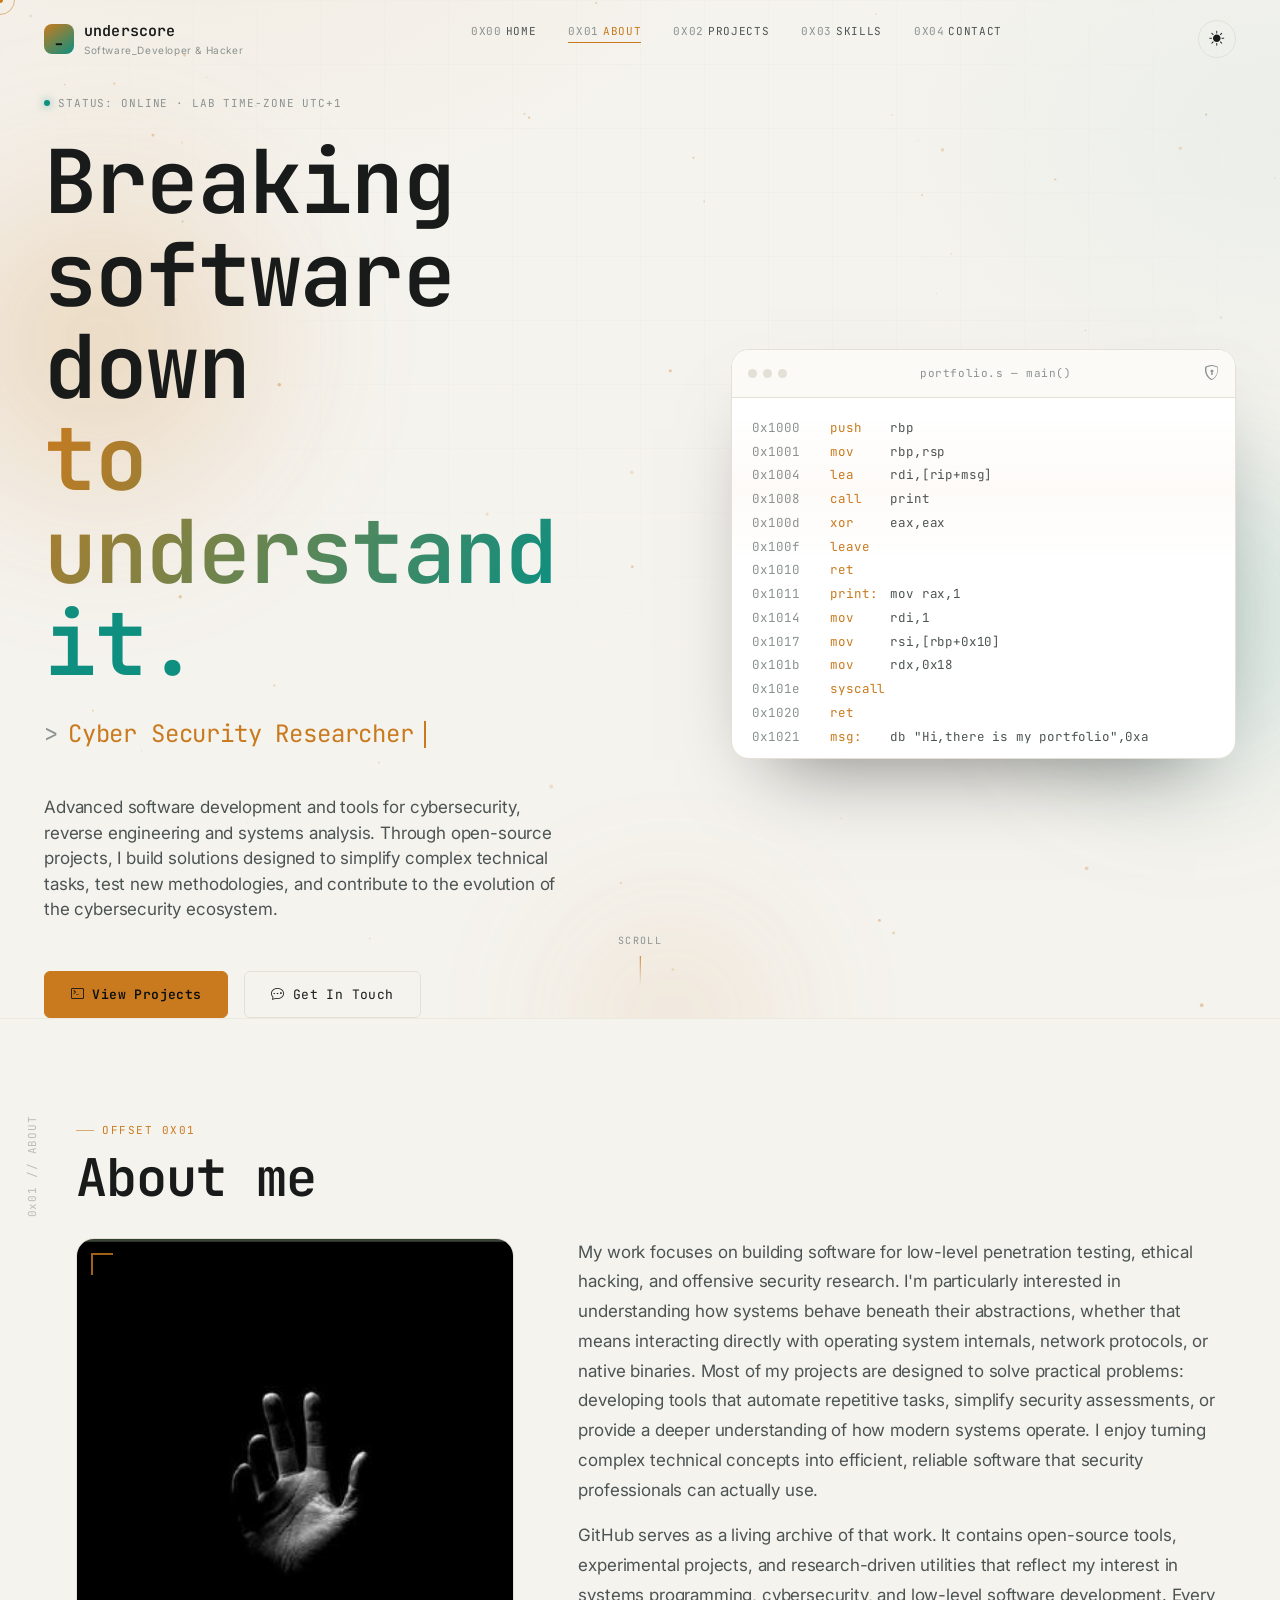
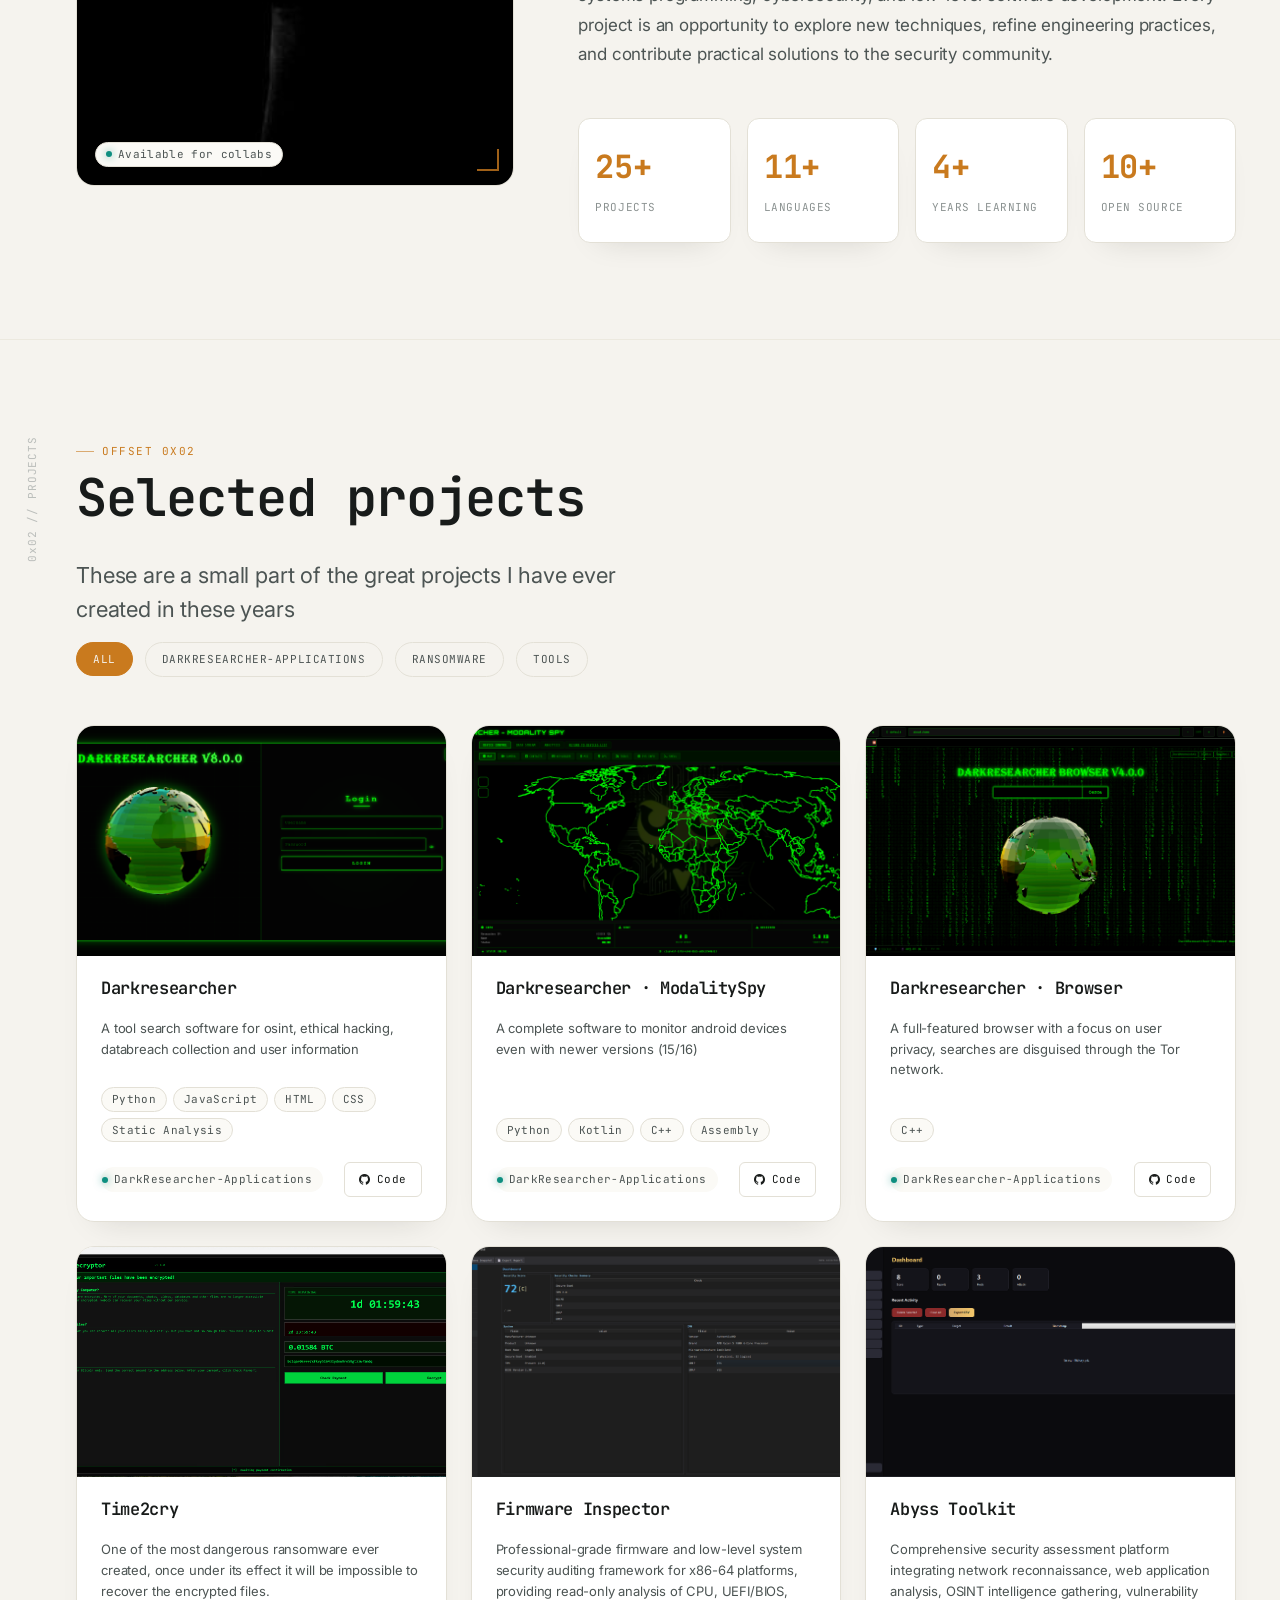
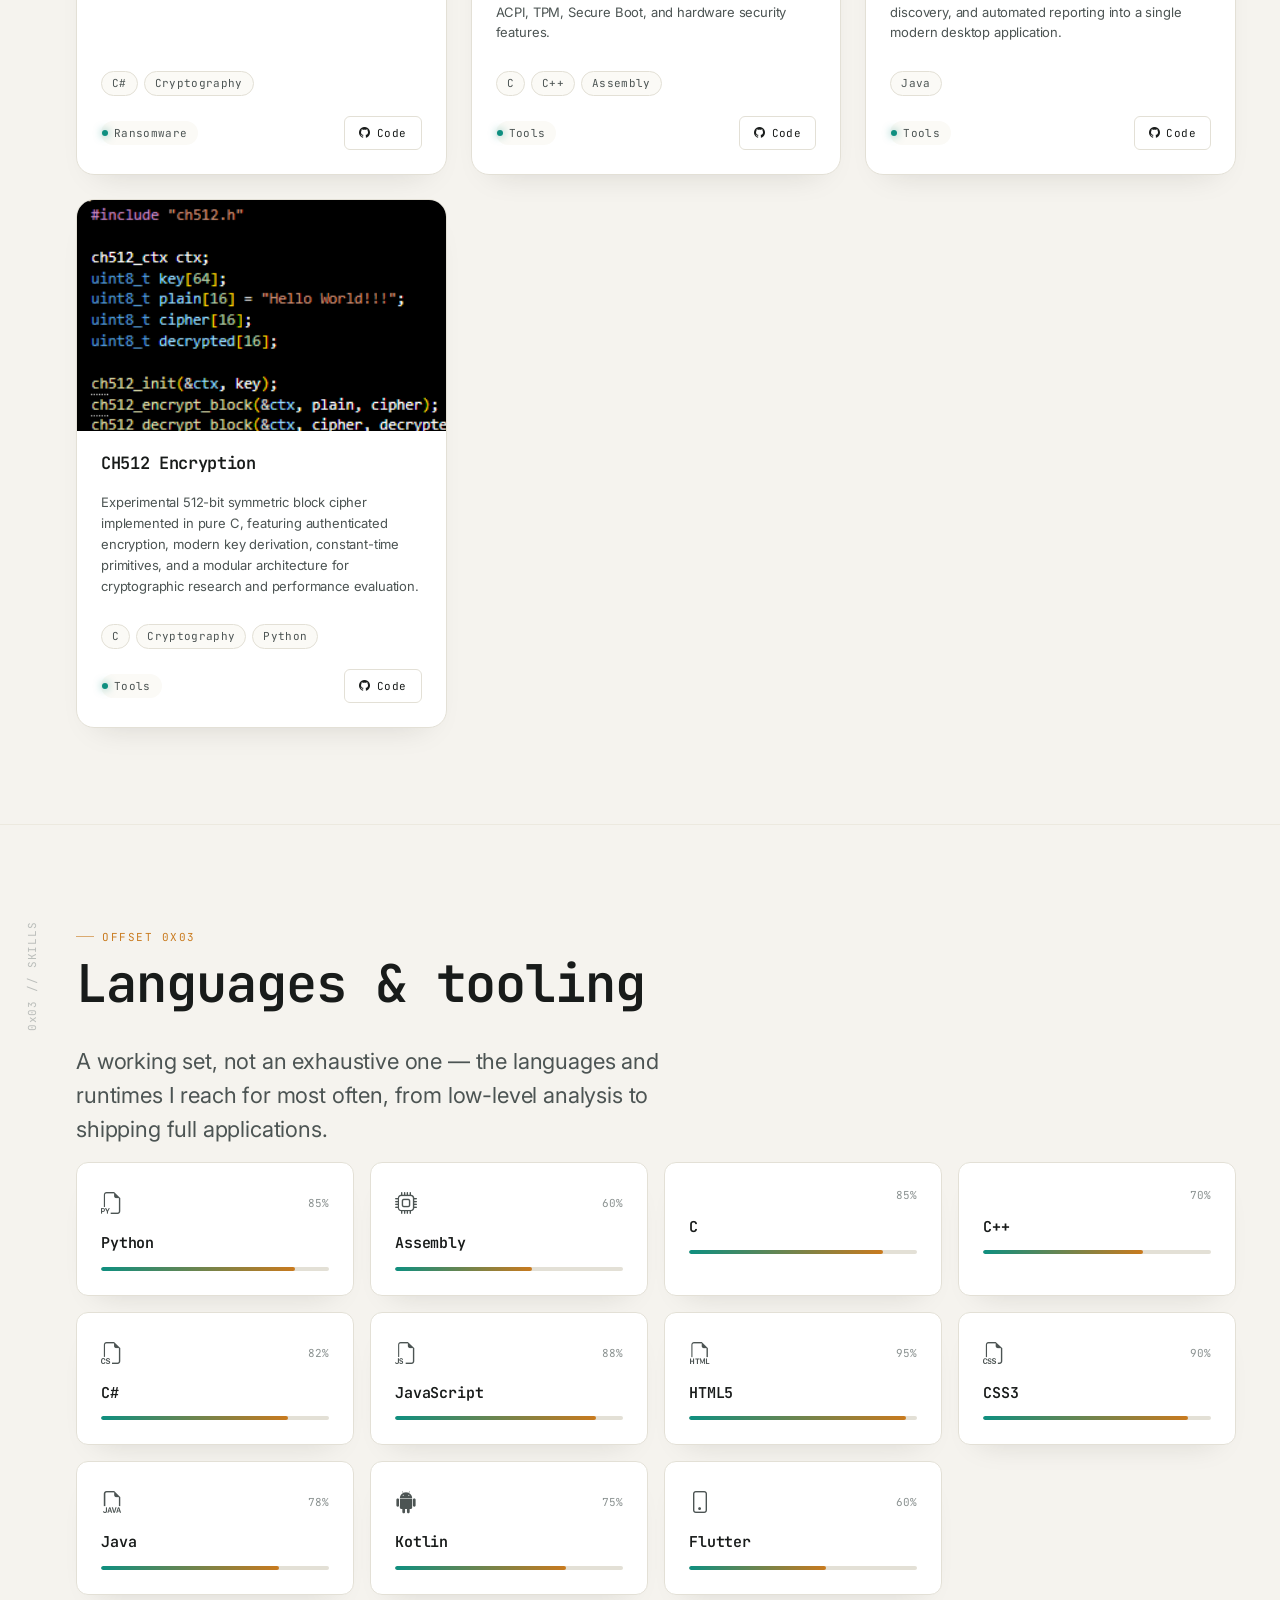
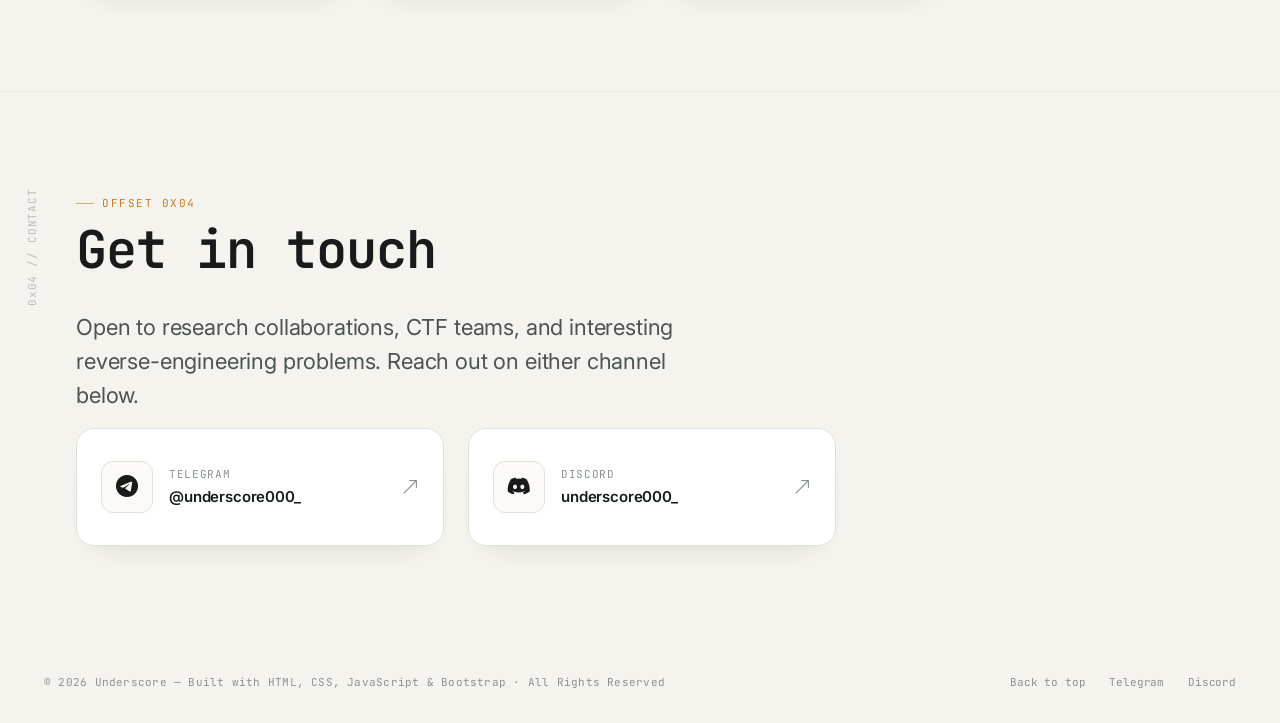
<file: index.html>
<!DOCTYPE html>
<html lang="en" data-theme="dark">
<head>
<meta charset="UTF-8">
<meta name="viewport" content="width=device-width, initial-scale=1.0">
<title>Underscore &amp; Portfolio</title>
<meta name="author" content="underscore">
<meta name="theme-color" content="#0a0e0f">
<link rel="canonical" href="https://github.com/underscore0000">



<meta property="og:type" content="website">
<meta property="og:title" content="underscore — Cyber Security Researcher &amp; Software Developer">
<meta property="og:description" content="Malware analysis, reverse engineering, firmware inspection and cryptography — projects and tooling.">
<meta property="og:image" content="assets/images/logos/og-cover.png">
<meta property="og:url" content="https://Underscore0000.github.io/">


<meta name="twitter:card" content="summary_large_image">
<meta name="twitter:title" content="underscore — Cyber Security Researcher &amp; Software Developer">
<meta name="twitter:description" content="Malware analysis, reverse engineering, firmware inspection and cryptography — projects and tooling.">
<meta name="twitter:image" content="assets/images/logos/og-cover.png">

<link rel="icon" type="image/svg+xml" href="favicon.svg">


<link rel="preconnect" href="https://fonts.googleapis.com">
<link rel="preconnect" href="https://fonts.gstatic.com" crossorigin>
<link href="https://fonts.googleapis.com/css2?family=Inter:wght@400;500;600;700;800&family=JetBrains+Mono:wght@400;500;600;700;800&display=swap" rel="stylesheet">

<!-- Bootstrap 5 -->
<link href="https://cdn.jsdelivr.net/npm/bootstrap@5.3.3/dist/css/bootstrap.min.css" rel="stylesheet">
<!-- Bootstrap Icons -->
<link rel="stylesheet" href="https://cdn.jsdelivr.net/npm/bootstrap-icons@1.11.3/font/bootstrap-icons.min.css">

<!-- Site styles -->
<link rel="stylesheet" href="assets/css/style.css">
</head>
<body class="is-loading">


<div class="loader" id="loader" aria-hidden="true">
  <div class="loader__mark mono">BOOTING WORKSPACE…</div>
  <div class="loader__bar"><span></span></div>
  <div class="loader__pct mono" id="loader-pct">0%</div>
</div>


<div class="scroll-progress" id="scroll-progress"></div>


<header class="navbar">
  <div class="container-wide navbar__inner">
    <a href="#home" class="brand">
      <span class="logo-mark">_</span>
      <span>underscore<small>Software_Developer & Hacker</small></span>
    </a>

    <nav aria-label="Primary">
      <ul class="nav-links">
        <li><a class="nav-link" href="#home"><span class="idx">0x00</span>Home</a></li>
        <li><a class="nav-link" href="#about"><span class="idx">0x01</span>About</a></li>
        <li><a class="nav-link" href="#projects"><span class="idx">0x02</span>Projects</a></li>
        <li><a class="nav-link" href="#skills"><span class="idx">0x03</span>Skills</a></li>
        <li><a class="nav-link" href="#contact"><span class="idx">0x04</span>Contact</a></li>
      </ul>
    </nav>

    <div class="navbar__actions">
      <button class="theme-toggle" id="theme-toggle" aria-label="Toggle color theme">
        <i class="bi bi-sun-fill icon-sun"></i>
        <i class="bi bi-moon-stars-fill icon-moon"></i>
      </button>
      <button class="nav-burger" id="nav-burger" aria-label="Open menu" aria-expanded="false">
        <span></span><span></span><span></span>
      </button>
    </div>
  </div>
</header>

<div class="nav-scrim" id="nav-scrim"></div>
<aside class="nav-mobile" id="nav-mobile" aria-label="Mobile navigation">
  <ul>
    <li><a class="nav-link" href="#home"><span class="idx">0x00</span>Home</a></li>
    <li><a class="nav-link" href="#about"><span class="idx">0x01</span>About</a></li>
    <li><a class="nav-link" href="#projects"><span class="idx">0x02</span>Projects</a></li>
    <li><a class="nav-link" href="#skills"><span class="idx">0x03</span>Skills</a></li>
    <li><a class="nav-link" href="#contact"><span class="idx">0x04</span>Contact</a></li>
  </ul>
</aside>

<main>


  <section class="hero" id="home" data-addr="0x00 // HOME">
    <div class="hero-bg" aria-hidden="true">
      <div class="blob blob-a"></div>
      <div class="blob blob-b"></div>
      <div class="blob blob-c"></div>
    </div>
    <canvas id="particles-canvas" aria-hidden="true"></canvas>
    <div class="faint-grid" aria-hidden="true"></div>

    <div class="container-wide hero__inner">
      <div>
        <div class="hero__status">
          <span class="dot"></span> status: online · lab time-zone UTC+1
        </div>
        <h1>Breaking software down<br><span class="grad">to understand it.</span></h1>

        <div class="hero__type">
          <span class="brackets">&gt;</span>
          <span id="typing-text"></span><span class="caret"></span>
        </div>

        <p class="hero__desc">
          Advanced software development and tools for cybersecurity, reverse engineering and systems analysis. Through open-source projects, I build solutions designed to simplify complex technical tasks, test new methodologies, and contribute to the evolution of the cybersecurity ecosystem.

        </p>

        <div class="hero__cta">
          <a href="#projects" class="btn btn-primary"><i class="bi bi-terminal"></i> View Projects</a>
          <a href="#contact" class="btn btn-ghost"><i class="bi bi-chat-dots"></i> Get In Touch</a>
        </div>
      </div>

      <div class="disasm-panel">
  <div class="disasm-panel__head">
    <div class="disasm-panel__dots"><span></span><span></span><span></span></div>
    <div class="disasm-panel__title mono">portfolio.s — main()</div>
    <i class="bi bi-shield-lock text-dim"></i>
  </div>
  <div class="disasm-panel__body">
    <div class="disasm-panel__scan"></div>
    <div class="disasm-line"><span class="addr">0x1000</span><span class="op">push</span><span class="args">rbp</span></div>
    <div class="disasm-line"><span class="addr">0x1001</span><span class="op">mov</span><span class="args">rbp,rsp</span></div>
    <div class="disasm-line"><span class="addr">0x1004</span><span class="op">lea</span><span class="args">rdi,[rip+msg]</span></div>
    <div class="disasm-line"><span class="addr">0x1008</span><span class="op">call</span><span class="args">print</span></div>
    <div class="disasm-line"><span class="addr">0x100d</span><span class="op">xor</span><span class="args">eax,eax</span></div>
    <div class="disasm-line"><span class="addr">0x100f</span><span class="op">leave</span><span class="args"></span></div>
    <div class="disasm-line"><span class="addr">0x1010</span><span class="op">ret</span><span class="args"></span></div>
    <div class="disasm-line"><span class="addr">0x1011</span><span class="op">print:</span><span class="args">mov rax,1</span></div>
    <div class="disasm-line"><span class="addr">0x1014</span><span class="op">mov</span><span class="args">rdi,1</span></div>
    <div class="disasm-line"><span class="addr">0x1017</span><span class="op">mov</span><span class="args">rsi,[rbp+0x10]</span></div>
    <div class="disasm-line"><span class="addr">0x101b</span><span class="op">mov</span><span class="args">rdx,0x18</span></div>
    <div class="disasm-line"><span class="addr">0x101e</span><span class="op">syscall</span><span class="args"></span></div>
    <div class="disasm-line"><span class="addr">0x1020</span><span class="op">ret</span><span class="args"></span></div>
    <div class="disasm-line"><span class="addr">0x1021</span><span class="op">msg:</span><span class="args">db "Hi,there is my portfolio",0xa</span></div>
  </div>
</div>

    <a href="#about" class="hero__scroll-cue">
      <span>Scroll</span>
      <span class="stick float-el"></span>
    </a>
  </section>


  <section class="section" id="about" data-addr="0x01 // ABOUT">
    <div class="container-wide section-inner grid-offset">
      <div class="eyebrow reveal">Offset 0x01</div>
      <h2 class="section-title reveal reveal-delay-1">About me</h2>

      <div class="about__grid">
        <div class="about__portrait reveal reveal-delay-1">
          <img src="assets/images/profile/profile.jpg" alt="Portrait placeholder"
               onerror="this.style.display='none'; this.parentElement.style.display='flex'; this.parentElement.style.alignItems='center'; this.parentElement.style.justifyContent='center';">
          <div class="frame-corner tl"></div>
          <div class="frame-corner br"></div>
          <div class="tag-float">
            <span class="tag"><span class="dot" style="margin-right:6px;"></span>Available for collabs</span>
          </div>
        </div>

        <div class="about__text">
          <p class="reveal reveal-delay-2">
            My work focuses on building software for low-level penetration testing, ethical hacking, and offensive security research. I'm particularly interested in understanding how systems behave beneath their abstractions, whether that means interacting directly with operating system internals, network protocols, or native binaries.

Most of my projects are designed to solve practical problems: developing tools that automate repetitive tasks, simplify security assessments, or provide a deeper understanding of how modern systems operate. I enjoy turning complex technical concepts into efficient, reliable software that security professionals can actually use.
          </p>
          <p class="reveal reveal-delay-3">
            GitHub serves as a living archive of that work. It contains open-source tools, experimental projects, and research-driven utilities that reflect my interest in systems programming, cybersecurity, and low-level software development. Every project is an opportunity to explore new techniques, refine engineering practices, and contribute practical solutions to the security community.
          </p>

          <div class="stats-row" id="stats-row">

            <div class="stat-card reveal reveal-delay-1">
              <span class="stat-card__num" data-count="25+">0</span>
              <span class="stat-card__label">Projects</span>
            </div>
            <div class="stat-card reveal reveal-delay-2">
              <span class="stat-card__num" data-count="11+">0</span>
              <span class="stat-card__label">Languages</span>
            </div>
            <div class="stat-card reveal reveal-delay-3">
              <span class="stat-card__num" data-count="4+">0</span>
              <span class="stat-card__label">Years Learning</span>
            </div>
            <div class="stat-card reveal reveal-delay-4">
              <span class="stat-card__num" data-count="10+">0</span>
              <span class="stat-card__label">Open Source</span>
            </div>
          </div>
        </div>
      </div>
    </div>
  </section>


  <section class="section" id="projects" data-addr="0x02 // PROJECTS">
    <div class="container-wide section-inner grid-offset">
      <div class="eyebrow reveal">Offset 0x02</div>
      <h2 class="section-title reveal reveal-delay-1">Selected projects</h2>
      <p class="lede reveal reveal-delay-1">
        These are a small part of the great projects I have ever created in these years 
      </p>

      <div class="projects__filters reveal reveal-delay-2" id="projects-filters" role="tablist" aria-label="Filter projects">
        <button class="filter-btn is-active" data-filter="all">All</button>
        <button class="filter-btn" data-filter="DarkResearcher-Applications">DarkResearcher-Applications</button>
        <button class="filter-btn" data-filter="Ransomware">Ransomware</button>
        <button class="filter-btn" data-filter="Tools">Tools</button>
      </div>

      <div class="projects__grid" id="projects-grid">

      </div>
    </div>
  </section>

  <section class="section" id="skills" data-addr="0x03 // SKILLS">
    <div class="container-wide section-inner grid-offset">
      <div class="eyebrow reveal">Offset 0x03</div>
      <h2 class="section-title reveal reveal-delay-1">Languages &amp; tooling</h2>
      <p class="lede reveal reveal-delay-1">
        A working set, not an exhaustive one — the languages and runtimes I reach
        for most often, from low-level analysis to shipping full applications.
      </p>

      <div class="skills__grid" id="skills-grid">

      </div>
    </div>
  </section>


  <section class="section" id="contact" data-addr="0x04 // CONTACT" style="border-bottom:none;">
    <div class="container-wide section-inner grid-offset">
      <div class="eyebrow reveal">Offset 0x04</div>
      <h2 class="section-title reveal reveal-delay-1">Get in touch</h2>
      <p class="lede reveal reveal-delay-1">
        Open to research collaborations, CTF teams, and interesting reverse-engineering
        problems. Reach out on either channel below.
      </p>

      <div class="contact__grid" id="contact-grid">

      </div>
    </div>
  </section>

</main>


<footer class="site-footer container-wide">
  <div class="site-footer__inner">
    <div class="site-footer__meta">
      © <span id="year">2026</span> Underscore — Built with HTML, CSS, JavaScript &amp; Bootstrap · All Rights Reserved
    </div>
    <div class="site-footer__links">
      <a href="#home">Back to top</a>
      <a href="https://t.me/underscore000_" target="_blank" rel="noopener">Telegram</a>
      <a href="https://discord.com/users/1100417701207363715" target="_blank" rel="noopener">Discord</a>
    </div>
  </div>
</footer>

<button class="back-to-top" id="back-to-top" aria-label="Back to top">
  <i class="bi bi-arrow-up"></i>
</button>

<!-- Bootstrap JS -->
<script src="https://cdn.jsdelivr.net/npm/bootstrap@5.3.3/dist/js/bootstrap.bundle.min.js"></script>

<!-- Site scripts -->
<script src="assets/js/config.js"></script>
<script src="assets/js/utilities.js"></script>
<script src="assets/js/loader.js"></script>
<script src="assets/js/theme.js"></script>
<script src="assets/js/navbar.js"></script>
<script src="assets/js/typing.js"></script>
<script src="assets/js/scroll.js"></script>
<script src="assets/js/particles.js"></script>
<script src="assets/js/cursor.js"></script>
<script src="assets/js/projects.js"></script>
<script src="assets/js/skills.js"></script>
<script src="assets/js/contact.js"></script>
<script src="assets/js/animations.js"></script>
<script src="assets/js/observer.js"></script>
<script src="assets/js/app.js"></script>
</body>
</html>
</file>
<file: assets/css/style.css>
/* base */
@import url('base/variables.css');
@import url('base/reset.css');
@import url('base/colors.css');
@import url('base/typography.css');
@import url('base/utilities.css');
@import url('base/global.css');

/* themes */
@import url('themes/dark.css');
@import url('themes/light.css');

/* layout */
@import url('layout/navbar.css');
@import url('layout/hero.css');
@import url('layout/about.css');
@import url('layout/projects.css');
@import url('layout/skills.css');
@import url('layout/contact.css');
@import url('layout/footer.css');

/* animations */
@import url('animations/keyframes.css');
@import url('animations/transitions.css');
@import url('animations/hover.css');
@import url('animations/scroll.css');

/* responsive (must load last to win the cascade) */
@import url('layout/responsive.css');
</file>
